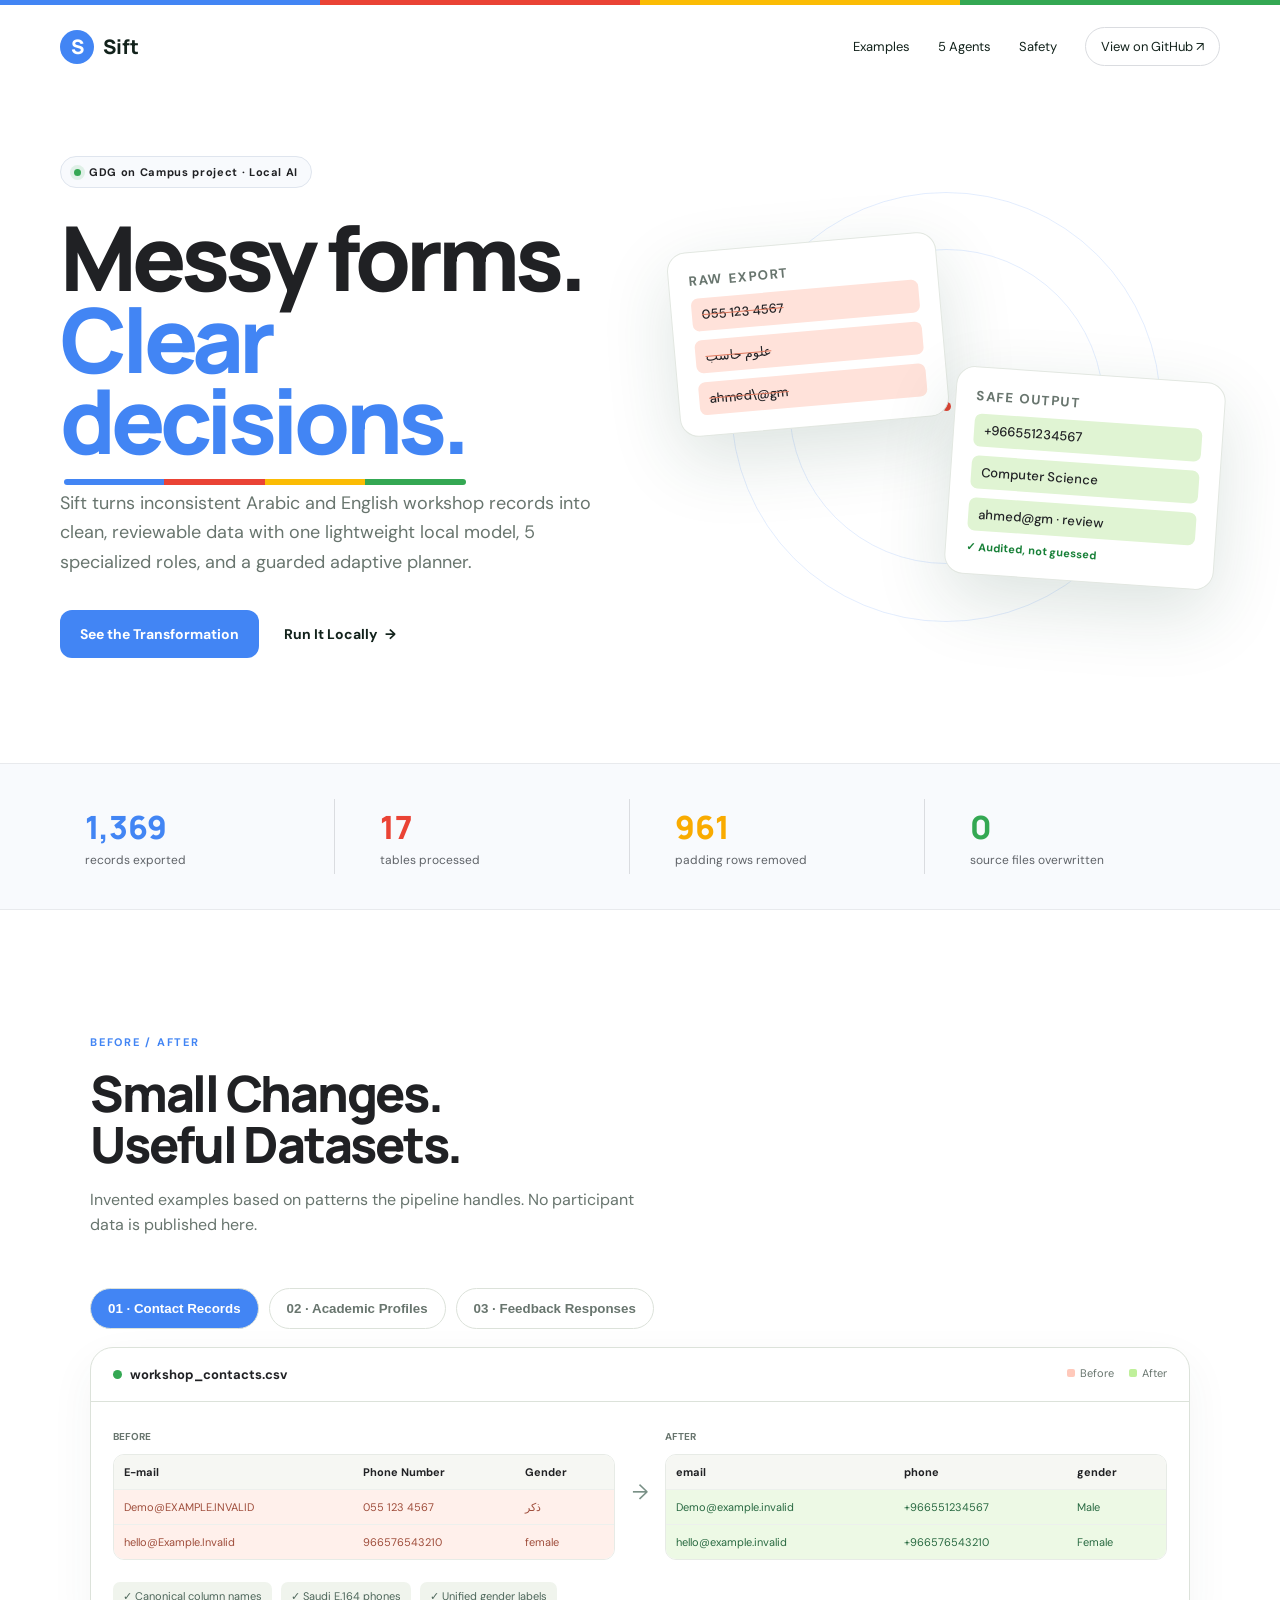
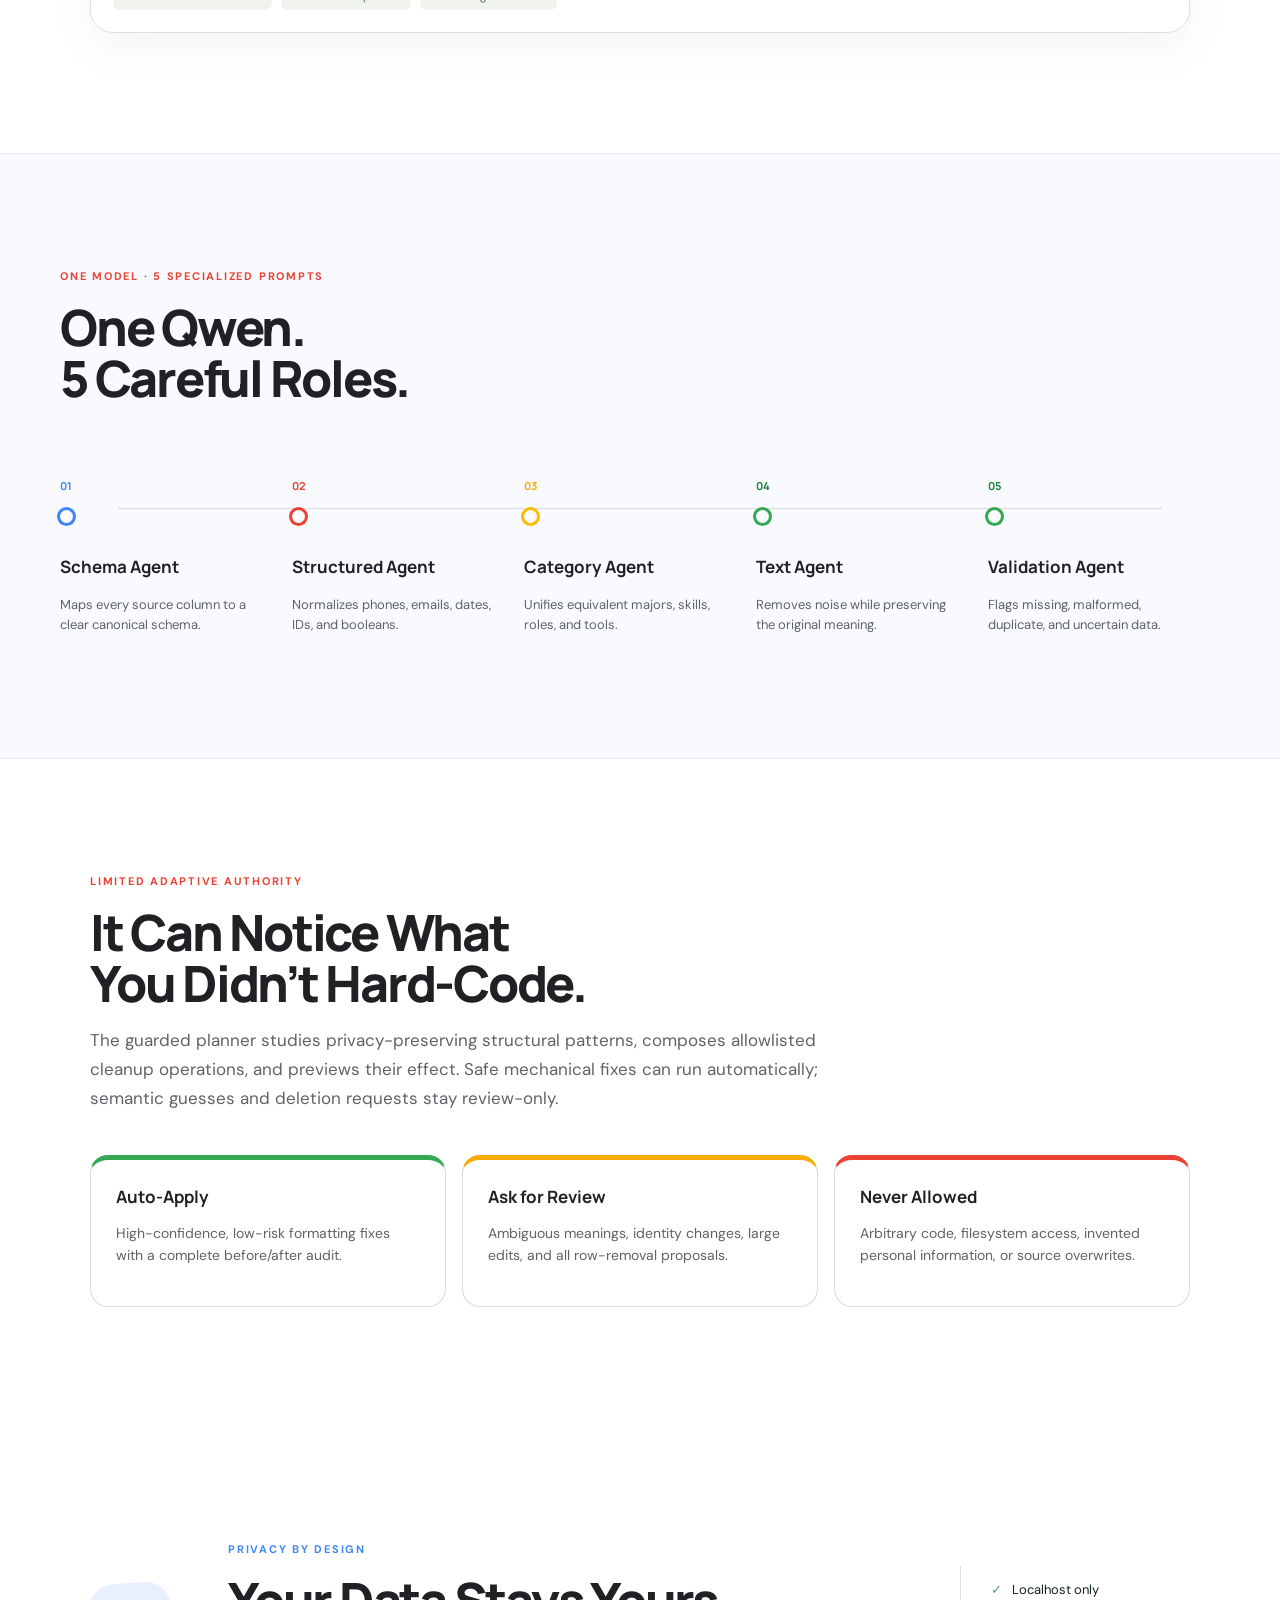
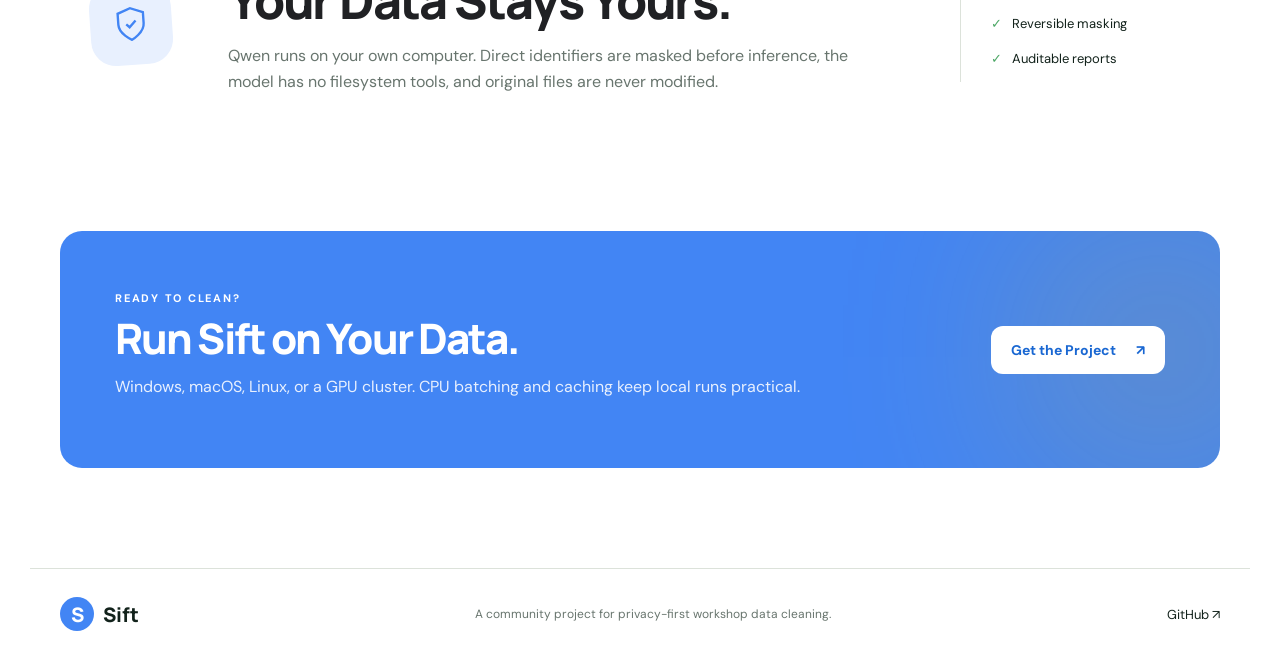
<file: docs/index.html>
<!doctype html><html lang="en"><head><meta charset="utf-8"><meta name="viewport" content="width=device-width,initial-scale=1"><meta name="theme-color" content="#ffffff"><meta name="description" content="See how Sift turns inconsistent Arabic and English form exports into analysis-ready data with private local AI."><title>Sift — Private AI Data Cleaning</title><link rel="preconnect" href="https://fonts.googleapis.com"><link rel="preconnect" href="https://fonts.gstatic.com" crossorigin><link href="https://fonts.googleapis.com/css2?family=DM+Sans:wght@400;500;600;700&family=Manrope:wght@600;700;800&display=swap" rel="stylesheet"><link rel="stylesheet" href="showcase.css"></head>
<body><a class="skip-link" href="#main">Skip to main content</a><div class="google-stripe" aria-hidden="true"><i></i><i></i><i></i><i></i></div><nav aria-label="Primary"><a class="logo" href="#main"><span aria-hidden="true">S</span>Sift</a><div><a href="#examples">Examples</a><a href="#agents">5 Agents</a><a href="#safety">Safety</a><a class="nav-cta" href="https://github.com/muath122/Data_Cleaning_Agent">View on GitHub ↗</a></div></nav>
<main id="main"><section class="hero"><div class="hero-copy"><div class="tag"><i aria-hidden="true"></i> GDG on Campus project · Local AI</div><h1>Messy forms.<br><em>Clear decisions.</em></h1><p>Sift turns inconsistent Arabic and English workshop records into clean, reviewable data with one lightweight local model, 5 specialized roles, and a guarded adaptive planner.</p><div class="hero-actions"><a class="button dark" href="#examples">See the Transformation</a><a class="text-link" href="https://github.com/muath122/Data_Cleaning_Agent#run-locally">Run It Locally <span aria-hidden="true">→</span></a></div></div><div class="hero-visual" aria-label="Example transformation from raw form values to standardized output"><div class="orbit o1" aria-hidden="true"></div><div class="orbit o2" aria-hidden="true"></div><div class="data-card raw"><small>RAW EXPORT</small><code>055 123 4567</code><code>علوم حاسب</code><code>ahmed\@gm</code></div><div class="beam" aria-hidden="true"><i></i><i></i><i></i></div><div class="data-card clean"><small>SAFE OUTPUT</small><code>+966551234567</code><code>Computer Science</code><code>ahmed@gm · review</code><b>✓ Audited, not guessed</b></div></div></section>
<section class="proof" aria-label="Verified project results"><div><strong>1,369</strong><span>records exported</span></div><div><strong>17</strong><span>tables processed</span></div><div><strong>961</strong><span>padding rows removed</span></div><div><strong>0</strong><span>source files overwritten</span></div></section>
<section class="examples" id="examples"><div class="section-head"><span>BEFORE / AFTER</span><h2>Small Changes.<br>Useful Datasets.</h2><p>Invented examples based on patterns the pipeline handles. No participant data is published here.</p></div><div class="example-tabs" role="tablist" aria-label="Cleaning examples"><button role="tab" aria-selected="true" class="active" data-example="contact">01 · Contact Records</button><button role="tab" aria-selected="false" data-example="academic">02 · Academic Profiles</button><button role="tab" aria-selected="false" data-example="feedback">03 · Feedback Responses</button></div><article class="comparison"><div class="compare-head"><div><span class="file-dot" aria-hidden="true"></span><strong id="example-file">workshop_contacts.csv</strong></div><div class="legend"><i class="removed" aria-hidden="true"></i>Before <i class="added" aria-hidden="true"></i>After</div></div><div class="tables"><div><span class="table-label">BEFORE</span><div class="table-scroll"><table id="before-table"></table></div></div><div class="arrow" aria-hidden="true">→</div><div><span class="table-label">AFTER</span><div class="table-scroll"><table id="after-table"></table></div></div></div><div class="change-summary" id="change-summary" aria-live="polite"></div></article></section>
<section class="pipeline" id="agents"><div class="section-head light"><span>ONE MODEL · 5 SPECIALIZED PROMPTS</span><h2>One Qwen.<br>5 Careful Roles.</h2></div><div class="pipeline-line"><div><b>01</b><i></i><h3>Schema Agent</h3><p>Maps every source column to a clear canonical schema.</p></div><div><b>02</b><i></i><h3>Structured Agent</h3><p>Normalizes phones, emails, dates, IDs, and booleans.</p></div><div><b>03</b><i></i><h3>Category Agent</h3><p>Unifies equivalent majors, skills, roles, and tools.</p></div><div><b>04</b><i></i><h3>Text Agent</h3><p>Removes noise while preserving the original meaning.</p></div><div><b>05</b><i></i><h3>Validation Agent</h3><p>Flags missing, malformed, duplicate, and uncertain data.</p></div></div></section>
<section class="adaptive" id="safety"><div><span>LIMITED ADAPTIVE AUTHORITY</span><h2>It Can Notice What You Didn’t Hard-Code.</h2><p>The guarded planner studies privacy-preserving structural patterns, composes allowlisted cleanup operations, and previews their effect. Safe mechanical fixes can run automatically; semantic guesses and deletion requests stay review-only.</p></div><div class="authority-grid"><article><b>Auto-Apply</b><p>High-confidence, low-risk formatting fixes with a complete before/after audit.</p></article><article><b>Ask for Review</b><p>Ambiguous meanings, identity changes, large edits, and all row-removal proposals.</p></article><article><b>Never Allowed</b><p>Arbitrary code, filesystem access, invented personal information, or source overwrites.</p></article></div></section>
<section class="privacy"><div class="privacy-mark"><svg aria-hidden="true" viewBox="0 0 24 24"><path d="M12 22s8-4 8-10V5l-8-3-8 3v7c0 6 8 10 8 10Z"/><path d="m9 12 2 2 4-4"/></svg></div><div><span>PRIVACY BY DESIGN</span><h2>Your Data Stays Yours.</h2><p>Qwen runs on your own computer. Direct identifiers are masked before inference, the model has no filesystem tools, and original files are never modified.</p></div><div class="privacy-points"><p><i>✓</i> Localhost only</p><p><i>✓</i> Reversible masking</p><p><i>✓</i> Auditable reports</p></div></section><section class="cta"><div><span>READY TO CLEAN?</span><h2>Run Sift on Your Data.</h2><p>Windows, macOS, Linux, or a GPU cluster. CPU batching and caching keep local runs practical.</p></div><a class="button lime" href="https://github.com/muath122/Data_Cleaning_Agent">Get the Project <b aria-hidden="true">↗</b></a></section></main>
<footer><a class="logo" href="#main"><span aria-hidden="true">S</span>Sift</a><p>A community project for privacy-first workshop data cleaning.</p><a href="https://github.com/muath122/Data_Cleaning_Agent">GitHub ↗</a></footer><script src="showcase.js"></script></body></html>
</file>
<file: docs/showcase.css>
:root{--ink:#12221b;--forest:#163f30;--lime:#baf45d;--cream:#f4f5ed;--muted:#68756e;--line:#dce2da;--red:#ffe2da;--green:#e0f4d3}*{box-sizing:border-box}html{scroll-behavior:smooth}body{margin:0;background:var(--cream);color:var(--ink);font-family:'DM Sans',sans-serif}.grain{position:fixed;inset:0;pointer-events:none;opacity:.35;background-image:url("data:image/svg+xml,%3Csvg viewBox='0 0 180 180' xmlns='http://www.w3.org/2000/svg'%3E%3Cfilter id='n'%3E%3CfeTurbulence type='fractalNoise' baseFrequency='.9' numOctaves='3' stitchTiles='stitch'/%3E%3C/filter%3E%3Crect width='100%25' height='100%25' filter='url(%23n)' opacity='.035'/%3E%3C/svg%3E")}nav,footer{max-width:1220px;margin:auto;padding:25px 30px;display:flex;align-items:center;justify-content:space-between}.logo{display:flex;align-items:center;gap:9px;font:800 20px Manrope;text-decoration:none;color:var(--ink)}.logo span{display:grid;place-items:center;width:34px;height:34px;background:var(--ink);color:var(--lime);border-radius:10px}nav>div{display:flex;align-items:center;gap:28px}nav>div>a,footer>a{font-size:13px;text-decoration:none;color:var(--ink)}.nav-cta{border:1px solid #abb7b0;border-radius:99px;padding:10px 15px}.hero{max-width:1220px;margin:0 auto;padding:80px 30px 105px;display:grid;grid-template-columns:1fr 1fr;align-items:center;gap:65px;min-height:700px}.tag{display:inline-flex;align-items:center;gap:8px;border:1px solid #cdd5ce;border-radius:99px;background:#fff8;padding:8px 13px;font-size:11px;font-weight:700;letter-spacing:.06em}.tag i{width:7px;height:7px;border-radius:50%;background:#52b56d;box-shadow:0 0 0 4px #52b56d20}.hero h1{font:800 clamp(62px,7vw,100px)/.91 Manrope;letter-spacing:-.07em;margin:28px 0}.hero h1 em{font-style:normal;color:var(--forest);position:relative}.hero h1 em:after{content:"";position:absolute;height:9px;left:4px;right:0;bottom:-4px;background:var(--lime);border-radius:10px;z-index:-1}.hero-copy>p{font-size:18px;line-height:1.65;color:var(--muted);max-width:550px}.hero-actions{display:flex;align-items:center;gap:25px;margin-top:32px}.button{display:inline-flex;align-items:center;justify-content:center;text-decoration:none;border-radius:12px;padding:15px 20px;font-weight:700;font-size:14px;transition:.25s}.button:hover{transform:translateY(-2px)}.dark{background:var(--ink);color:#fff}.text-link{color:var(--ink);text-decoration:none;font-weight:700;font-size:14px}.text-link span{margin-left:5px}.hero-visual{position:relative;height:470px;display:grid;place-items:center}.orbit{position:absolute;border:1px solid #54746127;border-radius:50%;animation:spin 18s linear infinite}.o1{width:430px;height:430px}.o2{width:315px;height:315px;animation-direction:reverse}.data-card{position:absolute;width:270px;padding:20px;border-radius:19px;background:#fff;box-shadow:0 25px 70px #1d493526;border:1px solid #e2e7e1;display:flex;flex-direction:column;gap:9px;animation:float 5s ease-in-out infinite}.data-card small{font-weight:700;color:var(--muted);letter-spacing:.12em}.data-card code{font:500 13px 'DM Sans';padding:8px 10px;border-radius:7px}.raw{left:0;top:70px;transform:rotate(-5deg)}.raw code{background:var(--red);text-decoration:line-through;text-decoration-color:#df795f}.clean{right:0;bottom:60px;transform:rotate(4deg);animation-delay:-2.5s}.clean code{background:var(--green)}.clean b{font-size:11px;color:#30804c}.beam{display:flex;gap:8px}.beam i{width:9px;height:9px;background:var(--lime);border-radius:50%;animation:beam 1.2s infinite}.beam i:nth-child(2){animation-delay:.2s}.beam i:nth-child(3){animation-delay:.4s}.proof{background:var(--ink);color:#fff;display:grid;grid-template-columns:repeat(4,1fr);padding:35px max(30px,calc((100vw - 1160px)/2));gap:20px}.proof div{padding:6px 25px;border-right:1px solid #ffffff24}.proof div:last-child{border:0}.proof strong,.proof span{display:block}.proof strong{font:800 32px Manrope;color:var(--lime)}.proof span{font-size:12px;color:#b8c6bf;margin-top:3px}.examples{max-width:1160px;margin:auto;padding:120px 30px}.section-head>span,.privacy span,.cta span{font-size:11px;font-weight:700;letter-spacing:.16em;color:#4d7563}.section-head h2,.privacy h2,.cta h2{font:800 50px/1.02 Manrope;letter-spacing:-.045em;margin:17px 0}.section-head>p{color:var(--muted);max-width:570px;line-height:1.6}.example-tabs{display:flex;gap:10px;margin-top:50px}.example-tabs button{border:1px solid var(--line);background:#fff8;padding:12px 17px;border-radius:99px;color:var(--muted);cursor:pointer;font-weight:600}.example-tabs button.active{background:var(--ink);color:#fff}.comparison{margin-top:18px;background:#fff;border:1px solid var(--line);border-radius:23px;overflow:hidden;box-shadow:0 25px 70px #183c2b14}.compare-head{display:flex;justify-content:space-between;padding:18px 22px;border-bottom:1px solid var(--line);font-size:13px}.file-dot{display:inline-block;width:9px;height:9px;border-radius:50%;background:var(--lime);margin-right:8px}.legend{color:var(--muted);font-size:11px}.legend i{display:inline-block;width:8px;height:8px;border-radius:2px;margin:0 5px 0 12px}.legend .removed{background:#ffc9bb}.legend .added{background:#bff09a}.tables{display:grid;grid-template-columns:1fr 30px 1fr;gap:10px;padding:22px}.tables>div:not(.arrow){min-width:0}.tables label{font-size:10px;font-weight:700;color:var(--muted)}.table-scroll{overflow:auto;margin-top:9px;border:1px solid #e7ebe6;border-radius:11px}.tables table{border-collapse:collapse;width:100%;font-size:11px}.tables th,.tables td{text-align:left;padding:10px;white-space:nowrap;border-bottom:1px solid #edf0ed}.tables th{background:#f6f7f3}.tables tr:last-child td{border:0}.tables>div:first-child td.changed{background:#fff0eb;color:#9f4d3b}.tables>div:nth-child(3) td.changed{background:#edf9e5;color:#286941}.arrow{display:grid;place-items:center;font-size:21px;color:#799086}.change-summary{display:flex;gap:9px;padding:0 22px 22px;flex-wrap:wrap}.change-summary span{background:#f0f4ed;border-radius:7px;padding:7px 10px;font-size:11px;color:#4d665a}.pipeline{background:var(--forest);color:#fff;padding:110px max(30px,calc((100vw - 1160px)/2));overflow:hidden}.light>span{color:var(--lime)}.light h2{color:#fff}.pipeline-line{display:grid;grid-template-columns:repeat(5,1fr);margin-top:70px;position:relative}.pipeline-line:before{content:"";position:absolute;top:34px;left:5%;right:5%;height:1px;background:#ffffff32}.pipeline-line>div{position:relative;padding-right:25px}.pipeline-line b{font:700 11px Manrope;color:var(--lime)}.pipeline-line i{display:block;width:13px;height:13px;background:var(--lime);border:4px solid var(--forest);box-shadow:0 0 0 1px #baf45d;margin:15px 0 32px;border-radius:50%;position:relative;z-index:1}.pipeline-line h3{font:700 17px Manrope}.pipeline-line p{font-size:13px;line-height:1.55;color:#bdcdc5}.privacy{max-width:1160px;margin:0 auto;padding:120px 30px;display:grid;grid-template-columns:100px 1fr 230px;gap:38px;align-items:center}.privacy-mark{width:82px;height:82px;background:var(--lime);border-radius:25px;display:grid;place-items:center;transform:rotate(-4deg)}.privacy-mark svg{width:38px;fill:none;stroke:var(--ink);stroke-width:1.5}.privacy p{color:var(--muted);line-height:1.65;max-width:620px}.privacy-points{border-left:1px solid var(--line);padding-left:30px}.privacy-points p{margin:13px 0;color:var(--ink);font-size:13px}.privacy-points i{font-style:normal;color:#4ca765;margin-right:7px}.cta{max-width:1160px;margin:0 auto 100px;background:var(--ink);color:#fff;border-radius:27px;padding:55px;display:flex;justify-content:space-between;align-items:center;position:relative;overflow:hidden}.cta:after{content:"";position:absolute;width:280px;height:280px;background:var(--lime);filter:blur(100px);opacity:.16;right:-80px}.cta span{color:var(--lime)}.cta h2{font-size:42px;margin:10px 0}.cta p{color:#b7c5be}.lime{background:var(--lime);color:var(--ink);position:relative;z-index:1}.lime b{margin-left:20px}footer{border-top:1px solid var(--line);font-size:12px;color:var(--muted)}@keyframes spin{to{transform:rotate(360deg)}}@keyframes float{50%{margin-top:-12px}}@keyframes beam{50%{opacity:.2;transform:scale(.7)}}@media(max-width:800px){nav>div>a:not(.nav-cta){display:none}.hero{grid-template-columns:1fr;padding-top:55px}.hero-visual{height:420px}.proof{grid-template-columns:1fr 1fr}.proof div:nth-child(2){border:0}.example-tabs{overflow:auto}.tables{grid-template-columns:1fr}.arrow{transform:rotate(90deg)}.pipeline-line{grid-template-columns:1fr 1fr}.pipeline-line:before{display:none}.privacy{grid-template-columns:1fr}.privacy-points{border-left:0;padding-left:0}.cta{margin:20px;display:block;padding:35px}.cta .button{margin-top:15px}footer{margin-top:70px}.hero h1{font-size:64px}}

/* Google Developer Groups inspired presentation */
body{background:#fff;color:#202124}
.google-stripe{height:5px;display:grid;grid-template-columns:repeat(4,1fr)}
.google-stripe i:nth-child(1){background:#4285f4}.google-stripe i:nth-child(2){background:#ea4335}.google-stripe i:nth-child(3){background:#fbbc04}.google-stripe i:nth-child(4){background:#34a853}
nav{padding-top:22px}.logo span{background:#4285f4;color:#fff;border-radius:50%}.nav-cta{border-color:#dadce0}.tag{background:#f8fafd;border-color:#dfe5ee}.tag i{background:#34a853;box-shadow:0 0 0 4px #34a85320}
.hero{min-height:650px;padding-top:65px}.hero h1{letter-spacing:-.055em}.hero h1 em{color:#4285f4}.hero h1 em:after{height:6px;background:linear-gradient(90deg,#4285f4 25%,#ea4335 25% 50%,#fbbc04 50% 75%,#34a853 75%)}
.dark{background:#4285f4}.orbit{border-color:#4285f425}.beam i:nth-child(1){background:#4285f4}.beam i:nth-child(2){background:#ea4335}.beam i:nth-child(3){background:#fbbc04}.clean b{color:#188038}
.proof{background:#f8fafd;color:#202124;border-block:1px solid #e8eaed}.proof div{border-color:#dadce0}.proof div:nth-child(1) strong{color:#4285f4}.proof div:nth-child(2) strong{color:#ea4335}.proof div:nth-child(3) strong{color:#f9ab00}.proof div:nth-child(4) strong{color:#34a853}.proof span{color:#5f6368}
.section-head>span,.privacy span,.cta span{color:#4285f4}.example-tabs button.active{background:#4285f4}.file-dot{background:#34a853}.comparison{box-shadow:0 16px 45px #3c40430e}
.pipeline{background:#f8fafd;color:#202124;border-block:1px solid #e8eaed}.light>span{color:#ea4335}.light h2{color:#202124}.pipeline-line:before{background:#d9dde3}.pipeline-line b{color:#4285f4}.pipeline-line i{background:#fff;border-color:#f8fafd;box-shadow:0 0 0 3px #4285f4}.pipeline-line>div:nth-child(2) b{color:#ea4335}.pipeline-line>div:nth-child(2) i{box-shadow:0 0 0 3px #ea4335}.pipeline-line>div:nth-child(3) b{color:#f9ab00}.pipeline-line>div:nth-child(3) i{box-shadow:0 0 0 3px #fbbc04}.pipeline-line>div:nth-child(4) b,.pipeline-line>div:nth-child(5) b{color:#188038}.pipeline-line>div:nth-child(4) i,.pipeline-line>div:nth-child(5) i{box-shadow:0 0 0 3px #34a853}.pipeline-line p{color:#5f6368}
.privacy-mark{background:#e8f0fe}.privacy-mark svg{stroke:#4285f4}.cta{background:#4285f4;border-radius:22px}.cta:after{background:#fbbc04}.cta span{color:#fff}.cta p{color:#e8f0fe}.lime{background:#fff;color:#1967d2}
@media(prefers-reduced-motion:reduce){*{animation:none!important;scroll-behavior:auto!important}}

/* Accessible GDG on Campus presentation */
.skip-link{position:fixed;top:10px;left:10px;z-index:20;background:#fff;color:#1967d2;padding:10px 14px;border-radius:8px;transform:translateY(-150%)}
.skip-link:focus{transform:none}
button,a{touch-action:manipulation}
button:focus-visible,a:focus-visible{outline:3px solid #8ab4f8;outline-offset:3px}
section[id]{scroll-margin-top:20px}
.table-label{font-size:10px;font-weight:700;color:var(--muted)}
.adaptive{max-width:1160px;margin:0 auto;padding:110px 30px}
.adaptive>div:first-child{max-width:780px}
.adaptive span{font-size:11px;font-weight:700;letter-spacing:.16em;color:#ea4335}
.adaptive h2{font:800 50px/1.02 Manrope;letter-spacing:-.045em;margin:17px 0;text-wrap:balance}
.adaptive>div>p{color:#5f6368;font-size:17px;line-height:1.7}
.authority-grid{display:grid;grid-template-columns:repeat(3,1fr);gap:16px;margin-top:42px}
.authority-grid article{padding:25px;border:1px solid #dadce0;border-radius:18px;background:#fff}
.authority-grid article:nth-child(1){border-top:5px solid #34a853}
.authority-grid article:nth-child(2){border-top:5px solid #f9ab00}
.authority-grid article:nth-child(3){border-top:5px solid #ea4335}
.authority-grid b{font:700 17px Manrope}
.authority-grid p{color:#5f6368;line-height:1.6;font-size:14px}
@media(max-width:800px){.authority-grid{grid-template-columns:1fr}}
</file>
